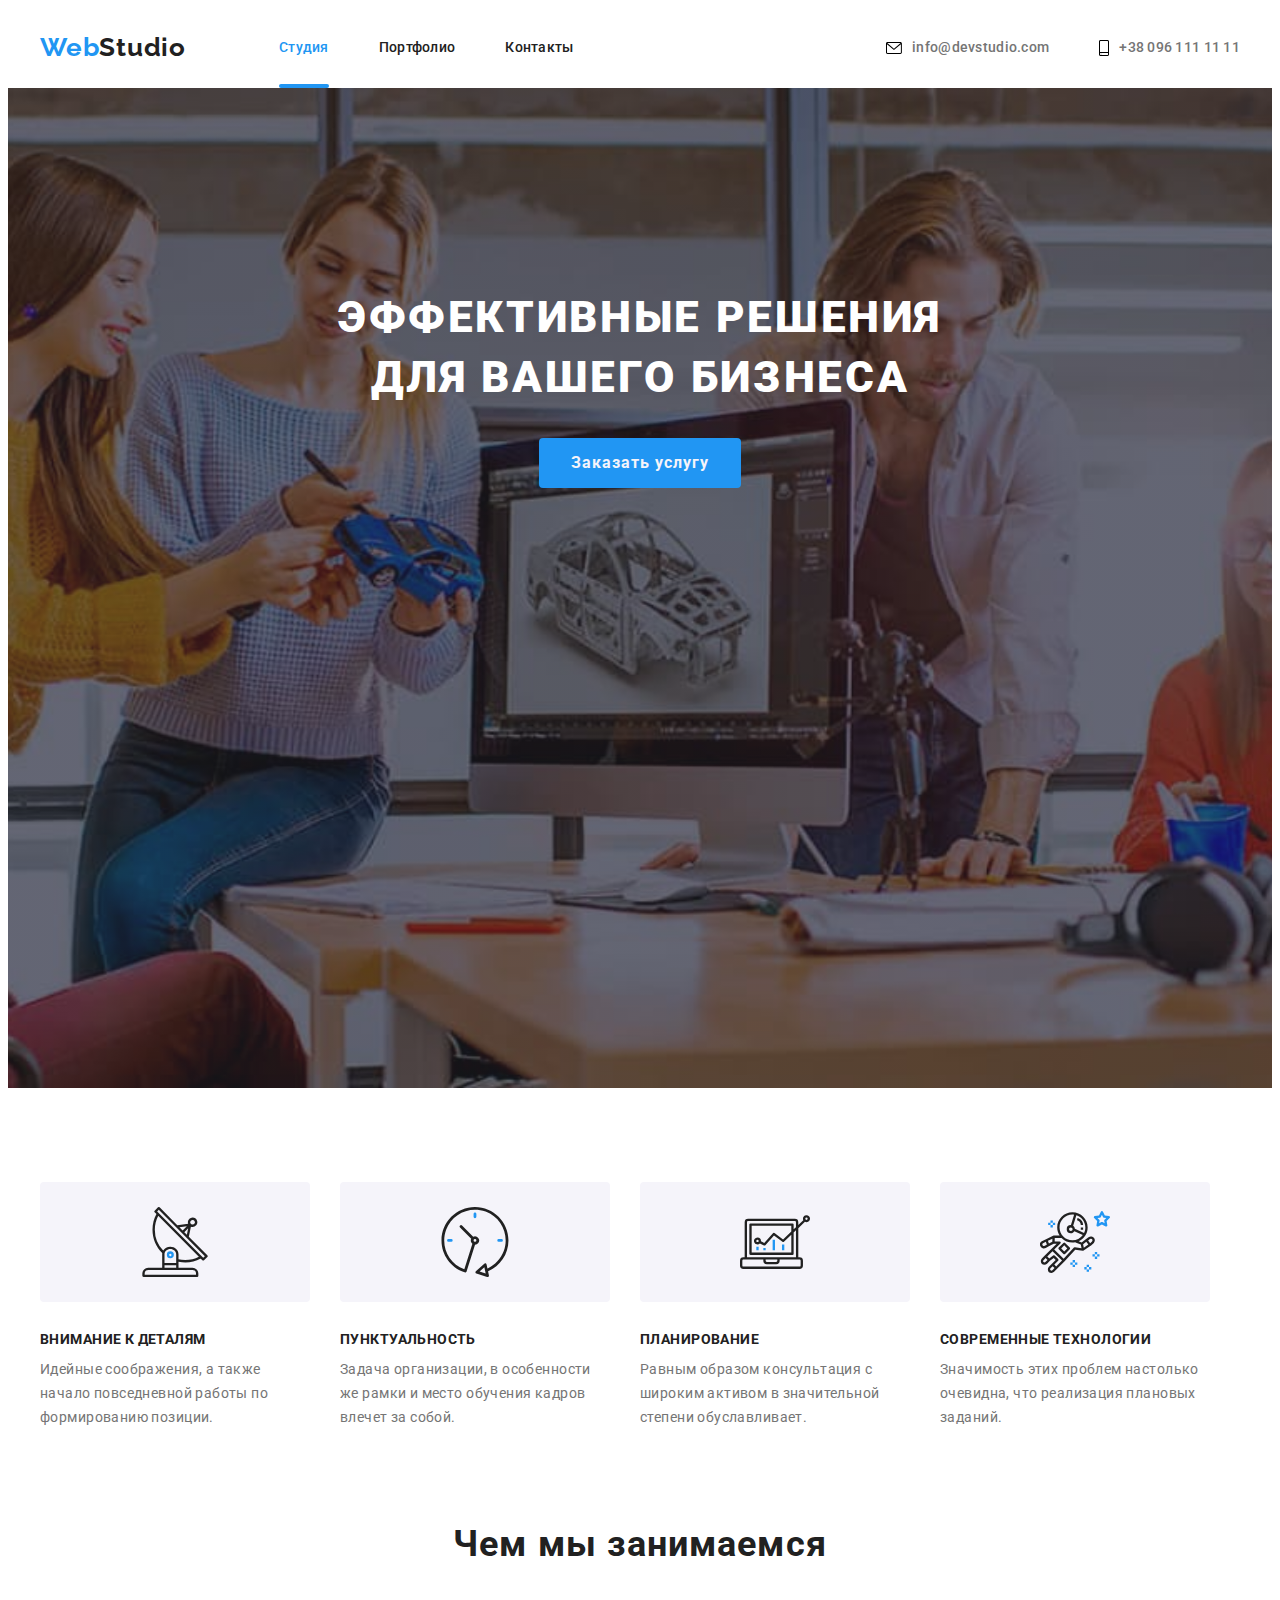
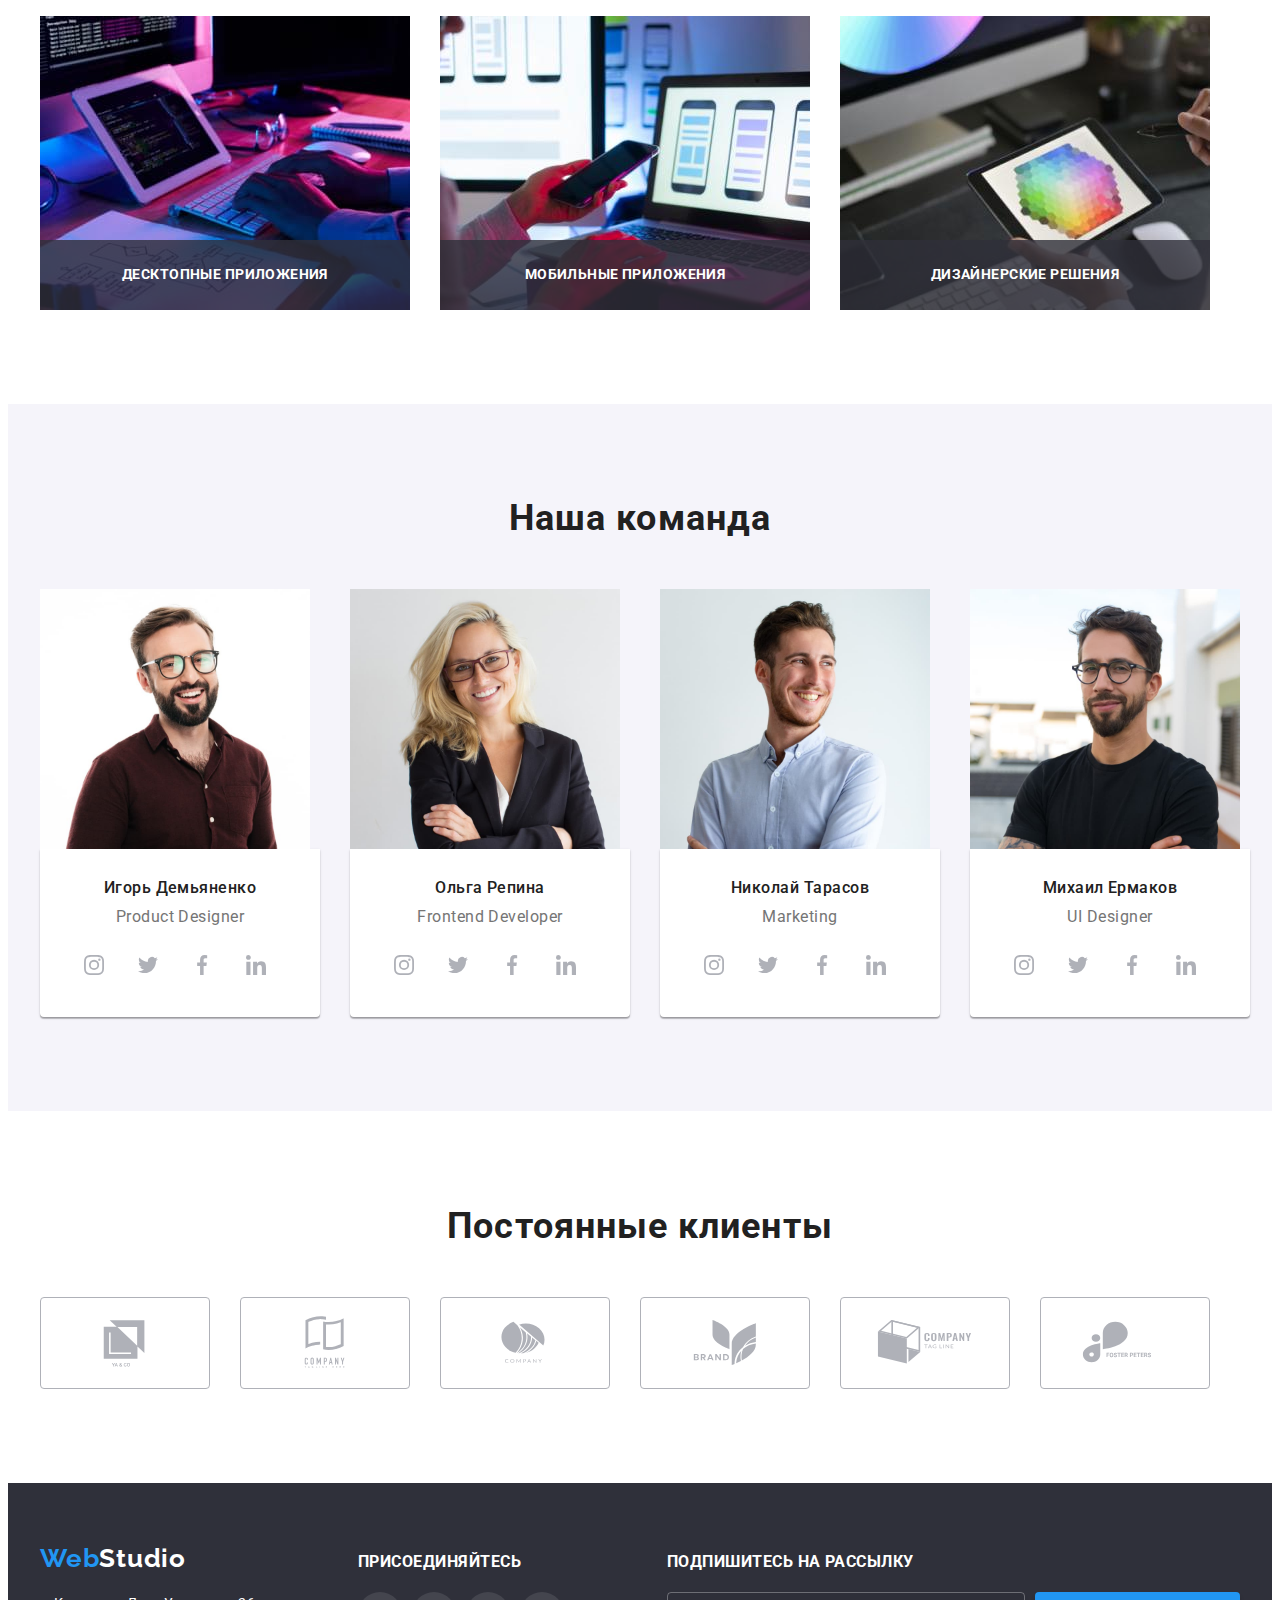
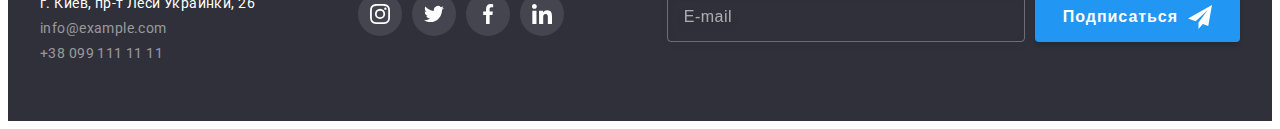
<file: index.html>
<!DOCTYPE html>
<html lang="ru">
<head>
    <meta charset="UTF-8">
    <meta http-equiv="X-UA-Compatible" content="IE=edge">
    <meta name="viewport" content="width=device-width, initial-scale=1.0">
    <title>WebStudio</title>
    <link rel="stylesheet" href="https://cdnjs.cloudflare.com/ajax/libs/modern-normalize/1.0.0/modern-normalize.min.css" integrity="sha512-ISS7cAi1PEhQ8jnbJpJZMd29NlhNj4AWYyLOSp2CE/CsHxTCu+r+t0D2yoJudVrd0/8fTVPUVDzY5Tvli75u/g==" crossorigin="anonymous"/>
    <link rel="preconnect" href="https://fonts.googleapis.com">
    <link rel="preconnect" href="https://fonts.gstatic.com" crossorigin>
    <link href="https://fonts.googleapis.com/css2?family=Oleo+Script&family=Raleway:wght@700&family=Roboto:wght@400;500;700;900&display=swap" rel="stylesheet">
    <link rel="stylesheet" href="./css/main.min.css">
</head>
<body>
    
    <!--header-->
    
    <header>
        <div class="container">
        <nav class="navigation">
        <a class="navigation__logo link" lang="en" href="#"><span class="logo-color">Web</span>Studio</a>
            <ul class="navigation__list list">
                <li class="navigation__item">
                    <a class="navigation__link link line logo-color" href="./index.html">Студия</a></li>
                <li class="navigation__item"><a class="navigation__link link" href="./portfolio.html">Портфолио</a></li>
                <li class="navigation__item"><a class="navigation__link link" href="#">Контакты</a></li>
            </ul>
        </nav>
            <ul class="contacts list">
                <li class="contacts__item">   
                    <a class="contacts__link link" href="mailto:info@devstudio.com">
                    <svg width="16" height="12" class="contacts__icon">
                        <use href="./images/sprite.svg#icon-envelope"></use>
                    </svg>info@devstudio.com</a>
                </li>
                <li class="contacts__item">
                    <a class="contacts__link link" href="tel:+380961111111">
                    <svg width="10" height="16" class="contacts__icon">
                        <use href="./images/sprite.svg#icon-smartphone"></use>
                    </svg> +38 096 111 11 11</a> 
                </li>
            </ul> 
        </div>         
    </header>
   
    <!--Уникальный контент страницы-->
   
    <main>
        
        <!--Hero-->
        
        <section class="section-hero">
        <div class="container">
            <h1 class="section-hero__heading">Эффективные решения для вашего бизнеса</h1>
            <button class="section-hero__btn" type="button" data-modal-open>Заказать услугу</button>
        </div>
        </section>
    
        <!--Info-->
        
        <section class="section">    
            <div class="container">
                <h2 hidden>Наши задачи</h2>
                <ul class="info list">
                    <li class="info__item antenna">
                        <div class="info__icon">
                            <svg width="70" height="70" class="info__pic">
                                <use href="./images/sprite.svg#icon-antenna"></use>
                        </svg>
                    </div>
                    <h3 class="info__heading">Внимание к деталям</h3>
                    <p class="info__text">Идейные соображения, а также начало повседневной работы по формированию позиции.</p>
                </li>
                <li class="info__item clock">
                    <div class="info__icon">
                        <svg width="70" height="70" class="info__pic">
                            <use href="./images/sprite.svg#icon-clock"></use>
                        </svg>
                    </div>
                    <h3 class="info__heading">Пунктуальность</h3>
                    <p class="info__text">Задача организации, в особенности же рамки и место обучения кадров влечет за собой.</p>
                </li>
                <li class="info__item diagram">
                    <div class="info__icon">
                        <svg width="70" height="70" class="info__pic">
                            <use href="./images/sprite.svg#icon-diagram"></use>
                        </svg>
                    </div>
                    <h3 class="info__heading">Планирование</h3>
                    <p class="info__text">Равным образом консультация с широким активом в значительной степени обуславливает.</p>
                </li>
                <li class="info__item astronaut">
                    <div class="info__icon">
                        <svg width="70" height="70" class="info__pic">
                            <use href="./images/sprite.svg#icon-astronaut"></use>
                        </svg>
                    </div>
                    <h3 class="info__heading">Современные технологии</h3>
                    <p class="info__text">Значимость этих проблем настолько очевидна, что реализация плановых заданий.</p>
                </li>
            </ul>
        </div>
    </section>
    
    <!--work-->
    
    <section class="section section-work">
        <div class="container">
            <h2 class="section-work__heading">Чем мы занимаемся</h2>
            <ul class="section-work__list list">
                <li class="section-work__item">            
                    <img class="section-work__img" src="./images/img1.jpg" 
                    alt="Верстка" 
                    width="370"/>
                    <h3 class="section-work__heading-choese">Десктопные приложения</h3>
                </li>
                <li class="section-work__item">
                    <img class="section-work__img" src="./images/img2.jpg" 
                    alt="Програмирование" 
                    width="370"/>               
                    <h3 class="section-work__heading-choese">Мобильные приложения</h3>
                </li>
                <li class="section-work__item">
                    <img class="section-work__img" src="./images/img3.jpg"
                    alt="Дизайн" 
                    width="370"/>
                    <h3 class="section-work__heading-choese">Дизайнерские решения</h3>
                </li>
            </ul>
        </div>
    </section>
    
    <!--Team-->
    
    <section class="section section-team">
        <div class="container">
            <h2 class="section-team__heading">Наша команда</h2>
            <ul class="section-team__list list">
                <li class="section-team__item">
                    <img class="section-team__img" src="./images/img4.jpg" 
                    alt="Product Designer" 
                    width="270"/>
                    <div class="section-team__container">
                        <h3 class="section-team__heading-name">Игорь Демьяненко</h3>
                        <p class="section-team__title" lang="en">Product Designer</p>
                        <ul class="team list">
                            <li class="team__social-item">
                                <a class="team__social-link" href="#">
                                    <svg class="team__social-icon" width="20" height="20">
                                        <use href="./images/sprite.svg#icon-instagram"></use>
                                </svg>
                            </a>
                        </li>
                        <li class="team__social-item">
                            <a class="team__social-link" href="#">
                                <svg class="team__social-icon" width="20" height="20">
                                    <use href="./images/sprite.svg#icon-twitter"></use>
                                </svg>
                            </a>
                        </li>
                        <li class="team__social-item">
                            <a class="team__social-link" href="#">
                                <svg class="team__social-icon" width="20" height="20">
                                    <use href="./images/sprite.svg#icon-facebook"></use>
                                </svg>
                            </a>
                        </li>
                        <li class="team__social-item">
                            <a class="team__social-link" href="#">
                                <svg class="team__social-icon" width="20" height="20" >
                                    <use href="./images/sprite.svg#icon-linkedin"></use>
                                </svg>
                            </a>
                        </li>
                    </ul>
                </div>    
            </li>
            <li class="section-team__item">
                <img classection-team__s="" src="./images/img5.jpg" 
                alt="Frontend Developer"
                width="270"/>
                <div class="section-team__container">
                    <h3 class="section-team__heading-name">Ольга Репина</h3>
                    <p class="section-team__title"  lang="en">Frontend Developer</p>
                    <ul class="team list">
                        <li class="team__social-item">
                            <a class="team__social-link" href="#">
                                <svg class="team__social-icon" width="20" height="20">
                                    <use href="./images/sprite.svg#icon-instagram"></use>
                                </svg>
                            </a>
                        </li>
                        <li class="team__social-item">
                            <a class="team__social-link" href="#">
                                <svg class="team__social-icon" width="20" height="20">
                                    <use href="./images/sprite.svg#icon-twitter"></use>
                                </svg>
                            </a>
                        </li>
                        <li class="team__social-item">
                            <a class="team__social-link" href="#">
                                <svg class="team__social-icon" width="20" height="20">
                                    <use href="./images/sprite.svg#icon-facebook"></use>
                                </svg>
                            </a>
                        </li>
                        <li class="team__social-item">
                            <a class="team__social-link" href="#">
                                <svg class="team__social-icon" width="20" height="20">
                                    <use href="./images/sprite.svg#icon-linkedin"></use>
                                </svg>
                            </a>
                        </li>
                    </ul>
                </div>     
            </li>
            <li class="section-team__item">
                <img class="section-team__img" src="./images/img6.jpg" 
                alt="Marketing"
                width="270"/>
                    <div class="section-team__container">
                        <h3 class="section-team__heading-name">Николай Тарасов</h3> 
                        <p class="section-team__title" lang="en">Marketing</p> 
                        <ul class="team list">
                            <li class="team__social-item">
                                <a class="team__social-link" href="#">
                                    <svg class="team__social-icon" width="20" height="20">
                                        <use href="./images/sprite.svg#icon-instagram"></use>
                                </svg>
                            </a>
                        </li>
                        <li class="team__social-item">
                            <a class="team__social-link" href="#">
                                <svg class="team__social-icon" width="20" height="20">
                                    <use href="./images/sprite.svg#icon-twitter"></use>
                                </svg>
                            </a>
                        </li>
                        <li class="team__social-item">
                            <a class="team__social-link" href="#">
                                <svg class="team__social-icon" width="20" height="20" >
                                    <use href="./images/sprite.svg#icon-facebook"></use>
                                </svg>
                            </a>
                        </li>
                        <li class="team__social-item">
                            <a class="team__social-link" href="#">
                                <svg class="team__social-icon" width="20" height="20">
                                    <use href="./images/sprite.svg#icon-linkedin"></use>
                                </svg>
                            </a>
                        </li>
                    </ul>
                </div>  
                </li>
                <li class="section-team__item">
                    <img class="section-team__img" src="./images/img7.jpg" 
                    alt="UI Designer"
                    width="270"/>
                    <div class="section-team__container">
                        <h3 class="section-team__heading-name">Михаил Ермаков</h3> 
                        <p class="section-team__title"  lang="en">UI Designer</p>
                        <ul class="team list">
                            <li class="team__social-item">
                                <a class="team__social-link" href="#">
                                    <svg class="team__social-icon" width="20" height="20">
                                        <use href="./images/sprite.svg#icon-instagram"></use>
                                </svg>
                            </a>
                        </li>
                        <li class="team__social-item">
                            <a class="team__social-link" href="#">
                                <svg class="team__social-icon" width="20" height="20">
                                    <use href="./images/sprite.svg#icon-twitter"></use>
                                </svg>
                            </a>
                        </li>
                        <li class="team__social-item">
                            <a class="team__social-link" href="#">
                                <svg class="team__social-icon"  width="20" height="20">
                                    <use href="./images/sprite.svg#icon-facebook"></use>
                                </svg>
                            </a>
                        </li>
                        <li class="team__social-item">
                            <a class="team__social-link" href="#">
                                <svg class="team__social-icon" width="20" height="20">
                                    <use href="./images/sprite.svg#icon-linkedin"></use>
                                </svg>
                            </a>
                        </li>
                    </ul>
                </div>    
            </li>
        </ul>
    </div>
</section>

<!--customer-->

<section class="section">
    <div class="container">
        <h2 class="customer__heading">Постоянные клиенты</h2>
        <ul class="customer list">
            <li class="customer__item">
                <a class="customer__link" href="#">
                    <svg class="customer__icon" width="106" height="60">
                        <use href="./images/sprite.svg#icon-Logo1"></use>
                            </svg>
                        </a>
                    </li>
                    <li class="customer__item">
                        <a class="customer__link" href="#">
                            <svg class="customer__icon" width="106" height="60">
                                <use href="./images/sprite.svg#icon-Logo2" ></use>
                            </svg>
                        </a>
                    </li>
                    <li class="customer__item">
                        <a class="customer__link" href="#">
                            <svg class="customer__icon" width="106" height="60">
                                <use href="./images/sprite.svg#icon-Logo3" ></use>
                            </svg>
                        </a>
                    </li>
                    <li class="customer__item">
                        <a class="customer__link" href="#">
                            <svg class="customer__icon" width="106" height="60">
                                <use href="./images/sprite.svg#icon-Logo4" ></use>
                            </svg>
                        </a>
                    </li>
                    <li class="customer__item">
                        <a class="customer__link" href="#">
                            <svg class="customer__icon" width="106" height="60">
                                <use href="./images/sprite.svg#icon-Logo5" ></use>
                            </svg>
                        </a>
                    </li>
                    <li class="customer__item">
                        <a class="customer__link" href="#">
                            <svg class="customer__icon" width="106" height="60">
                                <use href="./images/sprite.svg#icon-Logo6" ></use>
                            </svg>
                        </a>
                    </li>
                </ul>
            </div>
        </section>
    </main>
    
    <!--footer-->
    
    <footer class="footer">
        <div class="container">
            <div class="footer__container">
             <a class="footer__logo" lang="en" href="#"><span class="logo-color">Web</span>Studio</a>
                <address class="footer__address">
                    <ul class="address list">
                        <li class="address__item">
                            <a class="address__map" href="https://goo.gl/maps/zDSShLqWRXgAwJdu6" target="_blank">г. Киев, пр-т Леси Украинки, 26</a>
                        </li>
                        <li class="address__item">
                            <a class="address__link" href="mailto:info@devstudio.com">info@example.com</a>
                        </li>
                        <li class="address__item">
                            <a class="address__link" href="tel:+380991111111">+38 099 111 11 11</a>
                        </li>
                    </ul>
                </address>
            </div>
            <div class="footer-social">
                <p class="footer-social__title">присоединяйтесь</p>
                    <ul class="footer-social__list">
                        <li class="footer-social__item">
                            <a class="footer-social__link" href="#">
                                <svg class="footer-social__icon" width="20" height="20">
                                    <use href="./images/sprite.svg#icon-instagram"></use>
                                </svg>
                            </a>
                        </li>
                        <li class="footer-social__item">
                            <a class="footer-social__link" href="#">
                                <svg class="footer-social__icon" width="20" height="20">
                                    <use href="./images/sprite.svg#icon-twitter"></use>
                                </svg>
                            </a>
                        </li>
                        <li class="footer-social__item">
                            <a class="footer-social__link" href="#">
                                <svg class="footer-social__icon" width="20" height="20">
                                    <use href="./images/sprite.svg#icon-facebook"></use>
                                </svg>
                            </a>
                        </li>
                        <li class="footer-social__item">
                            <a class="footer-social__link" href="#">
                                <svg class="footer-social__icon" width="20" height="20">
                                    <use href="./images/sprite.svg#icon-linkedin" ></use>
                                </svg>
                            </a>
                        </li>
                    </ul>
            </div>
            <div class="footer__submit">
                <p class="footer-social__title">Подпишитесь на рассылку</p>
                <form action="#" class="footer__form">
                    <input 
                    type="email"
                    placeholder="E-mail"
                    class="footer__input"
                    name="user-email"
                    required/>
                    <button class="footer__btn" type="submit"> Подписаться
                        <svg width="24" height="24" class="footer__submit-icon">
                          <use href="./images/sprite-modal.svg#icon-send-fly"></use>
                        </svg>
                    </button>
                </form>
            </div>
        </div>

        <!--modal-->

        <div class="backdrop is-hidden" data-modal>
            <div class="modal">   
            <button class="modal__output" type="button" data-modal-close >
                <svg width="18" height="18" class="modal__icon">
                    <use href="./images/sprite.svg#icon-close"></use>
                </svg>
            </button>
            <form action="#" class="modal__form">
                <p class="modal__title">Оставьте свои данные, мы вам перезвоним</p>
                <div class="modal__form-container">
                    <label for="name" class="modal__label">Имя</label>
                    <div class="modal__box">
                        <input type="text"
                        id="name"
                        name="name"
                        class="modal__input"
                        required
                        />
                        <svg width="18" height="18" class="modal__form-icon">
                            <use href="./images/sprite-modal.svg#icon-person-black"></use>
                        </svg>    
                    </div>
                </div>
                <div class="modal__form-container">
                    <label for="tel" class="modal__label">Телефон</label>
                    <div class="modal__box">
                      <input
                        type="tel"
                        id="tel"
                        name="phone"
                        class="modal__input"
                        required
                      />
                      <svg width="18" height="18" class="modal__form-icon">
                        <use
                          href="./images/sprite-modal.svg#icon-phone-black"
                        ></use>
                      </svg>
                    </div>
                </div>
                <div class="modal__form-container">
                    <label for="mail" class="modal__label">Почта</label>
                    <div class="modal__box">
                      <input
                        type="email"
                        id="mail"
                        name="mail"
                        class="modal__input"
                        required
                      />
                      <svg width="18" height="18" class="modal__form-icon">
                        <use
                          href="./images/sprite-modal.svg#icon-email-black"
                        ></use>
                      </svg>
                    </div>
                </div>
                <div class="modal__form-textarea">
                    <label for="modal-textarea" class="modal__label">Комментарий</label>
                    <textarea
                      class="modal__textarea"
                      name="modal-textarea"
                      id="modal-textarea"
                      placeholder="Введите текст"
                    ></textarea>
                </div>
                <div class="checkbox">
                    <label class="checkbox__label">
                      <input
                        type="checkbox"
                        class="checkbox__input"
                        name="checkbox"
                        required
                      />
                      <span class="checkbox__icon"></span>Соглашаюсь с рассылкой и
                      принимаю 
                      <a class="checkbox__link" href="#">Условия договора</a>
                    </label>
                </div>
                  <button type="submit" class="submit__btn">Отправить</button>
            </form>
            </div>
        </div>

    </footer>
    <script src="./js/modal.js"></script>
</body>
</html>
</file>
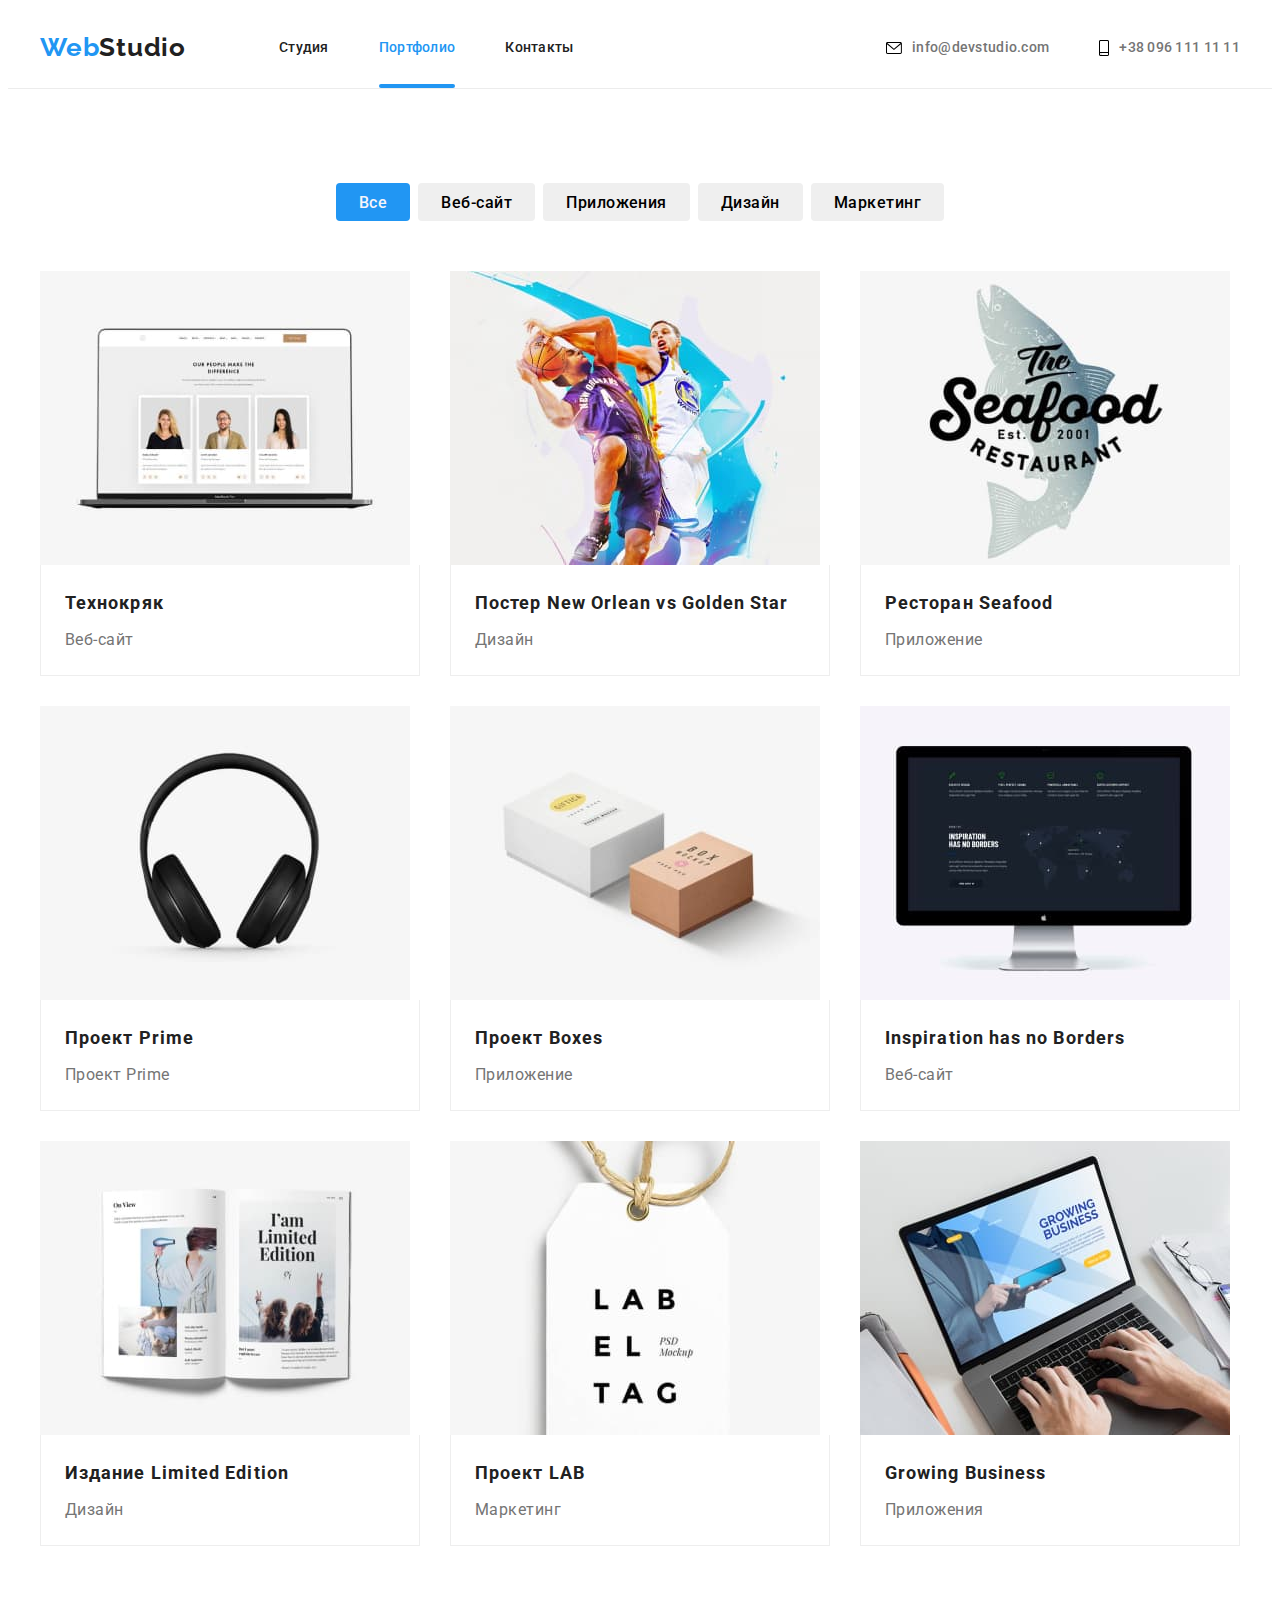
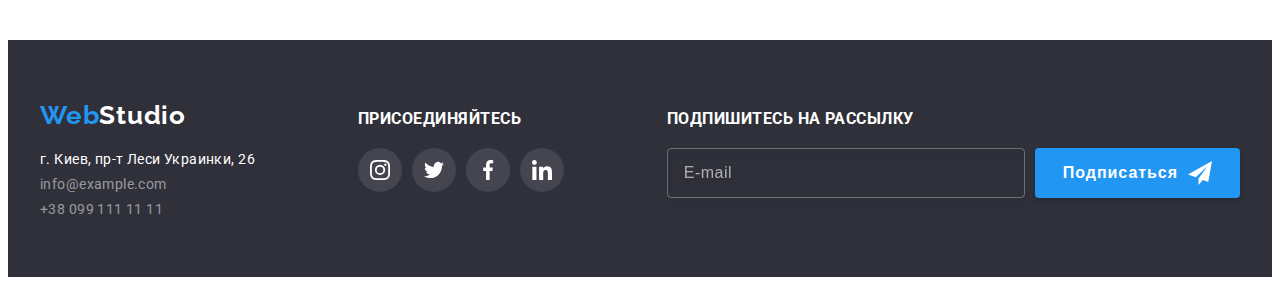
<file: portfolio.html>
<!DOCTYPE html>
<html lang="en">
    <head>
        <meta charset="UTF-8">
        <meta http-equiv="X-UA-Compatible" content="IE=edge">
        <meta name="viewport" content="width=device-width, initial-scale=1.0">
        <title>WebStudio</title>
        <link rel="stylesheet" href="https://cdnjs.cloudflare.com/ajax/libs/modern-normalize/1.0.0/modern-normalize.min.css" integrity="sha512-ISS7cAi1PEhQ8jnbJpJZMd29NlhNj4AWYyLOSp2CE/CsHxTCu+r+t0D2yoJudVrd0/8fTVPUVDzY5Tvli75u/g==" crossorigin="anonymous"/>
        <link rel="preconnect" href="https://fonts.googleapis.com">
        <link rel="preconnect" href="https://fonts.gstatic.com" crossorigin>
        <link href="https://fonts.googleapis.com/css2?family=Oleo+Script&family=Raleway:wght@700&family=Roboto:wght@400;500;700;900&display=swap" rel="stylesheet">
        <link rel="stylesheet" href="./css/main.min.css">
    </head>

<body>
    <!--Шапка страницы-->
    <header>
        <div class="container">
        <nav class="navigation">
        <a class="navigation__logo link" lang="en" href="#"><span class="logo-color">Web</span>Studio</a>
            <ul class="navigation__list list">
                <li class="navigation__item"><a class="navigation__link link" href="./index.html">Студия</a></li>
                <li class="navigation__item">
                    <a class="navigation__link link line logo-color" href="./portfolio.html">Портфолио</a></li>
                <li class="navigation__item"><a class="navigation__link link" href="#">Контакты</a></li>
            </ul>
        </nav> 
            <ul class="contacts list">
                <li class="contacts__item">   
                    <a class="contacts__link link" href="mailto:info@devstudio.com">
                    <svg width="16" height="12" class="contacts__icon">
                        <use href="./images/sprite.svg#icon-envelope"></use>
                    </svg>info@devstudio.com</a>
                </li>
                <li class="contacts__item">
                    <a class="contacts__link link" href="tel:+380961111111">
                    <svg width="10" height="16" class="contacts__icon">
                        <use href="./images/sprite.svg#icon-smartphone"></use>
                    </svg> +38 096 111 11 11</a> 
                </li>
            </ul> 
        </div>         
    </header>

    <!--Уникальный контент страницы-->
    <main>

        <!--Portfolio section-->

        <section class="section section-portfolio">
            <div class="container">
            <h1 hidden>Portfolio</h1>
            <ul class="section-portfolio__list list link">
                <li class="section-portfolio__item"><button class="section-portfolio__btn all acting" type="button">Все</button></li>
                <li class="section-portfolio__item"><button class="section-portfolio__btn web-site" type="button">Веб-сайт</button></li>
                <li class="section-portfolio__item"><button class="section-portfolio__btn annexes" type="button">Приложения</button></li>
                <li class="section-portfolio__item"><button class="section-portfolio__btn design" type="button">Дизайн</button></li>
                <li class="section-portfolio__item"><button class="section-portfolio__btn marketing" type="button">Маркетинг</button></li>
            </ul>

            <!--portfolio card-->
    
            <ul class="portfolio-card list">
                
                <li class="portfolio-card__item"> <a class="portfolio-card__img" href="#">
                    <div class="portfolio-card__thumb">
                    <img src="./images/port1.jpg" alt="Mac Book" width="370" height="294"/>
                    <p class="portfolio-card__text">
                        Технокряк это современная площадка распространения
                        коронавируса. Компании используют эту платформу для
                        цифрового шпионажа и атак на защищённые сервера конкурентов.
                    </p>
                    </div>
                    <div class="portfolio-card__container">
                    <h2 class="portfolio-card__heading">Технокряк</h2>
                    <p class="portfolio-card__title">Веб-сайт</p>
                    </div>
                     </a>
                </li>
                
                <li class="portfolio-card__item"> <a class="portfolio-card__img" href="#">
                    <div class="portfolio-card__thumb">
                        <img src="./images/port2.jpg" alt="Баскетбольный матч" width="370" height="294" />
                        <p class="portfolio-card__text">
                            Технокряк это современная площадка распространения
                            коронавируса. Компании используют эту платформу для
                            цифрового шпионажа и атак на защищённые сервера конкурентов.
                        </p>
                    </div>
                    <div class="portfolio-card__container">
                    <h2 class="portfolio-card__heading">Постер New Orlean vs Golden Star</h2>
                    <p class="portfolio-card__title">Дизайн</p>
                    </div>
                     </a>
                </li>
                <li class="portfolio-card__item"> <a class="portfolio-card__img" href="#">
                    <div class="portfolio-card__thumb">
                        <img src="./images/port3.jpg" alt="Логотип ресторна морской еды" width="370" height="294"/>
                        <p class="portfolio-card__text">
                            Технокряк это современная площадка распространения
                            коронавируса. Компании используют эту платформу для
                            цифрового шпионажа и атак на защищённые сервера конкурентов.
                        </p>
                    </div>
                    <div class="portfolio-card__container">
                    <h2 class="portfolio-card__heading">Ресторан Seafood</h2>
                    <p class="portfolio-card__title">Приложение</p>
                    </div>
                     </a>
                </li>
                <li class="portfolio-card__item"> <a class="portfolio-card__img" href="#">
                    <div class="portfolio-card__thumb">
                        <img src="./images/port4.jpg" alt="Наушники" width="370" height="294"/>
                        <p class="portfolio-card__text">
                            Технокряк это современная площадка распространения
                            коронавируса. Компании используют эту платформу для
                            цифрового шпионажа и атак на защищённые сервера конкурентов.
                        </p>
                    </div>
                    <div class="portfolio-card__container">
                    <h2 class="portfolio-card__heading">Проект Prime</h2>
                    <p class="portfolio-card__title">Проект Prime</p>
                    </div>
                     </a>
                </li>
                <li class="portfolio-card__item"> <a class="portfolio-card__img" href="#">
                    <div class="portfolio-card__thumb">
                        <img src="./images/port5.jpg" alt="Две коробки" width="370" height="294" />
                        <p class="portfolio-card__text">
                            Технокряк это современная площадка распространения
                            коронавируса. Компании используют эту платформу для
                            цифрового шпионажа и атак на защищённые сервера конкурентов.
                        </p>
                    </div>
                    <div class="portfolio-card__container">
                    <h2 class="portfolio-card__heading">Проект Boxes</h2>
                    <p class="portfolio-card__title">Приложение</p>
                    </div>
                     </a>
                </li>
                <li class="portfolio-card__item"> <a class="portfolio-card__img" href="#">
                    <div class="portfolio-card__thumb">
                        <img src="./images/port6.jpg" alt="IMac" width="370" height="294"/>
                        <p class="portfolio-card__text">
                            Технокряк это современная площадка распространения
                            коронавируса. Компании используют эту платформу для
                            цифрового шпионажа и атак на защищённые сервера конкурентов.
                       </p>
                    </div>
                    <div class="portfolio-card__container">
                    <h2 class="portfolio-card__heading">Inspiration has no Borders</h2>
                    <p class="portfolio-card__title">Веб-сайт</p>
                    </div>
                     </a>
                </li>
                <li class="portfolio-card__item"> <a class="portfolio-card__img" href="#">
                    <div class="portfolio-card__thumb">
                        <img src="./images/port7.jpg" alt="Журнал" width="370" height="294"/>
                        <p class="portfolio-card__text">
                            Технокряк это современная площадка распространения
                            коронавируса. Компании используют эту платформу для
                            цифрового шпионажа и атак на защищённые сервера конкурентов.
                       </p>
                    </div>
                    <div class="portfolio-card__container">
                    <h2 class="portfolio-card__heading">Издание Limited Edition</h2>
                    <p class="portfolio-card__title">Дизайн</p>
                    </div>
                     </a>
                </li>
                <li class="portfolio-card__item"> <a class="portfolio-card__img" href="#">
                    <div class="portfolio-card__thumb">
                        <img src="./images/port8.jpg" alt="Табличка" width="370" height="294"/>
                        <p class="portfolio-card__text">
                            Технокряк это современная площадка распространения
                            коронавируса. Компании используют эту платформу для
                            цифрового шпионажа и атак на защищённые сервера конкурентов.
                       </p>
                    </div>
                    <div class="portfolio-card__container">
                    <h2 class="portfolio-card__heading">Проект LAB</h2>
                    <p class="portfolio-card__title">Маркетинг</p>
                    </div>
                     </a>
                </li>
                <li class="portfolio-card__item"> <a class="portfolio-card__img" href="#">
                    <div class="portfolio-card__thumb">
                        <img src="./images/port9.jpg" alt="Работа на ноутбуке" width="370" height="294"/>
                        <p class="portfolio-card__text">
                            Технокряк это современная площадка распространения
                            коронавируса. Компании используют эту платформу для
                            цифрового шпионажа и атак на защищённые сервера конкурентов.
                       </p>
                    </div>
                    <div class="portfolio-card__container">
                    <h2 class="portfolio-card__heading">Growing Business</h2>
                    <p class="portfolio-card__title">Приложения</p>
                    </div>
                     </a>
                </li>
            </ul>
            </div>
        </section>
    </main>
    <!--footer page-->
    <footer class="footer">
        <div class="container">
            <div class="footer__container">
             <a class="footer__logo" lang="en" href="#"><span class="logo-color">Web</span>Studio</a>
                <address class="footer__address">
                    <ul class="address list">
                        <li class="address__item">
                            <a class="address__map" href="https://goo.gl/maps/zDSShLqWRXgAwJdu6" target="_blank">г. Киев, пр-т Леси Украинки, 26</a>
                        </li>
                        <li class="address__item">
                            <a class="address__link" href="mailto:info@devstudio.com">info@example.com</a>
                        </li>
                        <li class="address__item">
                            <a class="address__link" href="tel:+380991111111">+38 099 111 11 11</a>
                        </li>
                    </ul>
                </address>
            </div>
            <div class="footer-social">
                <p class="footer-social__title">присоединяйтесь</p>
                    <ul class="footer-social__list">
                        <li class="footer-social__item">
                            <a class="footer-social__link" href="#">
                                <svg class="footer-social__icon" width="20" height="20">
                                    <use href="./images/sprite.svg#icon-instagram"></use>
                                </svg>
                            </a>
                        </li>
                        <li class="footer-social__item">
                            <a class="footer-social__link" href="#">
                                <svg class="footer-social__icon" width="20" height="20">
                                    <use href="./images/sprite.svg#icon-twitter"></use>
                                </svg>
                            </a>
                        </li>
                        <li class="footer-social__item">
                            <a class="footer-social__link" href="#">
                                <svg class="footer-social__icon" width="20" height="20">
                                    <use href="./images/sprite.svg#icon-facebook"></use>
                                </svg>
                            </a>
                        </li>
                        <li class="footer-social__item">
                            <a class="footer-social__link" href="#">
                                <svg class="footer-social__icon" width="20" height="20">
                                    <use href="./images/sprite.svg#icon-linkedin" ></use>
                                </svg>
                            </a>
                        </li>
                    </ul>
            </div>
            <div class="footer__submit">
                <p class="footer-social__title">Подпишитесь на рассылку</p>
                <form action="#" class="footer__form">
                    <input 
                    type="email"
                    placeholder="E-mail"
                    class="footer__input"
                    name="user-email"
                    required/>
                    <button class="footer__btn" type="submit"> Подписаться
                        <svg width="24" height="24" class="footer__submit-icon">
                          <use href="./images/sprite-modal.svg#icon-send-fly"></use>
                        </svg>
                    </button>
                </form>
            </div>
        </div>


    </footer>
    
</body>
</html>
</file>
<file: css/main.min.css>
h1,h2,h3,h4,h5,h6,p{margin:0;padding:0}ul,ol{margin:0;padding:0}img{display:block}.link{text-decoration:none}.list{list-style:none}address{font-style:normal}body{font-family:Roboto,sans-serif;font-style:normal;background-color:#fff;color:#212121}header .container{display:-webkit-box;display:-ms-flexbox;display:flex;-webkit-box-pack:justify;-ms-flex-pack:justify;justify-content:space-between;-webkit-box-align:center;-ms-flex-align:center;align-items:center}.container{margin-left:auto;margin-right:auto;padding-left:15px;padding-right:15px;width:1200px}.line::after{content:"";display:block;position:absolute;bottom:0px;width:100%;height:4px;background:#2196f3;border-radius:2px}.navigation{display:-webkit-box;display:-ms-flexbox;display:flex;-webkit-box-align:center;-ms-flex-align:center;align-items:center}.navigation__logo{padding-top:24px;padding-bottom:25px;font-family:Raleway,sans-serif;font-weight:700;font-size:26px;line-height:1.2;letter-spacing:.03em;color:#212121}.navigation__list{margin-left:93px;display:-webkit-box;display:-ms-flexbox;display:flex;font-weight:500;font-size:14px;line-height:1.14;letter-spacing:.02em}.navigation__list .navigation__item{position:relative;margin-right:50px}.navigation__list .navigation__item:last-child{margin-right:0px}.navigation__link{display:block;padding:32px 0px;color:#212121;-webkit-transition:color 250ms cubic-bezier(0.4, 0, 0.2, 1);transition:color 250ms cubic-bezier(0.4, 0, 0.2, 1)}.navigation__list .navigation__link:hover,.navigation__list .navigation__link:focus{color:#2196f3}.logo-color{color:#2196f3}.contacts{display:-webkit-box;display:-ms-flexbox;display:flex}.contacts__icon{margin-right:10px;-webkit-transition:fill 250ms cubic-bezier(0.4, 0, 0.2, 1);transition:fill 250ms cubic-bezier(0.4, 0, 0.2, 1)}.contacts__link:hover .contacts__icon,.contacts__link:focus .contacts__icon{fill:#2196f3}.contacts .contacts__item{margin-right:50px}.contacts .contacts__item:last-child{margin-right:0px}.contacts__link{display:-webkit-box;display:-ms-flexbox;display:flex;-webkit-box-align:center;-ms-flex-align:center;align-items:center;padding-top:32px;padding-bottom:32px;font-size:14px;line-height:1.14;letter-spacing:.02em;font-weight:500;color:#757575;-webkit-transition:color 250ms cubic-bezier(0.4, 0, 0.2, 1);transition:color 250ms cubic-bezier(0.4, 0, 0.2, 1)}.contacts__link:hover,.contacts__link:focus{color:#2196f3}.contacts .contacts__link:hover,.contacts .contacts__link:focus{color:#2196f3}.section{padding:94px 0px}.section-hero{padding:200px 0px;margin:0px auto;max-width:1600px;height:600px;background-color:#212121;background-image:-webkit-gradient(linear, left top, left bottom, from(rgba(47, 48, 58, 0.4)), to(rgba(47, 48, 58, 0.4))),url(../images/hero.jpg);background-image:linear-gradient(rgba(47, 48, 58, 0.4), rgba(47, 48, 58, 0.4)),url(../images/hero.jpg);background-repeat:no-repeat;background-position:center;background-size:cover}.section-hero .container{display:-webkit-box;display:-ms-flexbox;display:flex;-webkit-box-orient:vertical;-webkit-box-direction:normal;-ms-flex-direction:column;flex-direction:column;-webkit-box-align:center;-ms-flex-align:center;align-items:center}.section-hero__heading{max-width:710px;margin-bottom:30px;font-weight:900;font-size:44px;line-height:1.36;text-align:center;letter-spacing:.06em;text-transform:uppercase;color:#fff}.section-hero__btn{display:inline-block;border:none;min-width:200px;height:50px;border-radius:4px;padding:10px 32px;font-family:Roboto,sans-serif;font-weight:700;font-size:16px;line-height:1.9;-webkit-box-align:center;-ms-flex-align:center;align-items:center;letter-spacing:.06em;background-color:#2196f3;color:#f5f4fa;-webkit-transition:background-color 250ms cubic-bezier(0.4, 0, 0.2, 1);transition:background-color 250ms cubic-bezier(0.4, 0, 0.2, 1)}.section-hero__btn:hover,.section-hero__btn:focus{background-color:#2196f3;cursor:pointer}.backdrop{position:fixed;top:0;left:0;width:100%;height:100%;background:rgba(0,0,0,.2);opacity:1;visibility:visible;-webkit-transition:opacity 250ms cubic-bezier(0.4, 0, 0.2, 1),visibility 250ms cubic-bezier(0.4, 0, 0.2, 1);transition:opacity 250ms cubic-bezier(0.4, 0, 0.2, 1),visibility 250ms cubic-bezier(0.4, 0, 0.2, 1);z-index:1}.backdrop.is-hidden{opacity:0;pointer-events:none;visibility:hidden}.backdrop.is-hidden.modal{-webkit-transform:translate(-50%, -50%) scale(0.5) rotate(-120deg);transform:translate(-50%, -50%) scale(0.5) rotate(-120deg)}.modal{position:absolute;padding:40px;top:50%;left:50%;-webkit-transform:translate(-50%, -50%) scale(1) rotate(0deg);transform:translate(-50%, -50%) scale(1) rotate(0deg);-webkit-transition:-webkit-transform 250ms cubic-bezier(0.4, 0, 0.2, 1);transition:-webkit-transform 250ms cubic-bezier(0.4, 0, 0.2, 1);transition:transform 250ms cubic-bezier(0.4, 0, 0.2, 1);transition:transform 250ms cubic-bezier(0.4, 0, 0.2, 1), -webkit-transform 250ms cubic-bezier(0.4, 0, 0.2, 1);min-width:528px;min-height:580px;background:#fff;-webkit-box-shadow:0px 1px 3px rgba(0,0,0,.12),0px 1px 1px rgba(0,0,0,.14),0px 2px 1px rgba(0,0,0,.2);box-shadow:0px 1px 3px rgba(0,0,0,.12),0px 1px 1px rgba(0,0,0,.14),0px 2px 1px rgba(0,0,0,.2);border-radius:4px}.modal__output{position:absolute;display:-webkit-box;display:-ms-flexbox;display:flex;-webkit-box-align:center;-ms-flex-align:center;align-items:center;width:30px;height:30px;top:8px;right:8px;background:transparent;border:1px solid rgba(0,0,0,.1);border-radius:50%;cursor:pointer}.modal__icon{fill:#000;-webkit-transition:fill 250ms cubic-bezier(0.4, 0, 0.2, 1);transition:fill 250ms cubic-bezier(0.4, 0, 0.2, 1)}.modal__output:hover .modal__icon,.modal__output:focus .modal__icon{fill:#2196f3}.modal__form{display:-webkit-box;display:-ms-flexbox;display:flex;-webkit-box-orient:vertical;-webkit-box-direction:normal;-ms-flex-direction:column;flex-direction:column}.modal__title{margin-bottom:12px;font-weight:700;font-size:20px;line-height:1.15;text-align:center;letter-spacing:.03em;color:#212121}.modal__form-container{display:-webkit-box;display:-ms-flexbox;display:flex;-webkit-box-orient:vertical;-webkit-box-direction:normal;-ms-flex-direction:column;flex-direction:column;position:relative;margin-bottom:10px}.modal__form-textarea{display:-webkit-box;display:-ms-flexbox;display:flex;-webkit-box-orient:vertical;-webkit-box-direction:normal;-ms-flex-direction:column;flex-direction:column;position:relative;margin-bottom:20px}.modal__label{margin-bottom:4px;font-weight:400;font-size:12px;line-height:1.17;letter-spacing:.01em;color:#757575}.modal__input:hover+.modal__form-icon,.modal__input:focus+.modal__form-icon{fill:#2196f3;cursor:pointer}.modal__box{position:relative}.modal__box:hover,.modal__box:focus{fill:#2196f3;cursor:pointer}.modal__input:hover,.modal__input:focus{border-color:#2196f3;cursor:pointer}.modal__input{outline:none;width:100%;border:1px solid rgba(33,33,33,.2);-webkit-box-sizing:border-box;box-sizing:border-box;border-radius:4px;padding-top:11px;padding-bottom:11px;padding-left:42px;-webkit-transition:border-color 250ms cubic-bezier(0.4, 0, 0.2, 1);transition:border-color 250ms cubic-bezier(0.4, 0, 0.2, 1)}.modal__form-icon{position:absolute;top:50%;left:12px;-webkit-transform:translateY(-50%);transform:translateY(-50%);pointer-events:none;-webkit-transition:fill 250ms cubic-bezier(0.4, 0, 0.2, 1);transition:fill 250ms cubic-bezier(0.4, 0, 0.2, 1)}.modal__textarea{outline:none;padding:12px 16px;resize:none;height:120px;border:1px solid rgba(33,33,33,.2);-webkit-box-sizing:border-box;box-sizing:border-box;border-radius:4px;overflow:scroll;-webkit-transition:border-color 250ms cubic-bezier(0.4, 0, 0.2, 1);transition:border-color 250ms cubic-bezier(0.4, 0, 0.2, 1)}.modal__textarea::-webkit-input-placeholder{font-weight:400;font-size:12px;line-height:1.17;letter-spacing:.01em;color:rgba(117,117,117,.5);-webkit-transition:color 250ms cubic-bezier(0.4, 0, 0.2, 1);transition:color 250ms cubic-bezier(0.4, 0, 0.2, 1)}.modal__textarea::-moz-placeholder{font-weight:400;font-size:12px;line-height:1.17;letter-spacing:.01em;color:rgba(117,117,117,.5);-moz-transition:color 250ms cubic-bezier(0.4, 0, 0.2, 1);transition:color 250ms cubic-bezier(0.4, 0, 0.2, 1)}.modal__textarea:-ms-input-placeholder{font-weight:400;font-size:12px;line-height:1.17;letter-spacing:.01em;color:rgba(117,117,117,.5);-ms-transition:color 250ms cubic-bezier(0.4, 0, 0.2, 1);transition:color 250ms cubic-bezier(0.4, 0, 0.2, 1)}.modal__textarea::-ms-input-placeholder{font-weight:400;font-size:12px;line-height:1.17;letter-spacing:.01em;color:rgba(117,117,117,.5);-ms-transition:color 250ms cubic-bezier(0.4, 0, 0.2, 1);transition:color 250ms cubic-bezier(0.4, 0, 0.2, 1)}.modal__textarea::placeholder{font-weight:400;font-size:12px;line-height:1.17;letter-spacing:.01em;color:rgba(117,117,117,.5);-webkit-transition:color 250ms cubic-bezier(0.4, 0, 0.2, 1);transition:color 250ms cubic-bezier(0.4, 0, 0.2, 1)}.modal__textarea:hover,.modal__textarea:focus{border-color:#2196f3;cursor:pointer}.modal__textarea:hover::-webkit-input-placeholder, .modal__textarea:focus::-webkit-input-placeholder{color:#2196f3}.modal__textarea:hover::-moz-placeholder, .modal__textarea:focus::-moz-placeholder{color:#2196f3}.modal__textarea:hover:-ms-input-placeholder, .modal__textarea:focus:-ms-input-placeholder{color:#2196f3}.modal__textarea:hover::-ms-input-placeholder, .modal__textarea:focus::-ms-input-placeholder{color:#2196f3}.modal__textarea:hover::placeholder,.modal__textarea:focus::placeholder{color:#2196f3}.modal .checkbox{display:-webkit-box;display:-ms-flexbox;display:flex;-webkit-box-align:center;-ms-flex-align:center;align-items:center;margin-right:auto;margin-bottom:30px;margin-left:auto}.modal .checkbox__label{font-weight:400;font-size:14px;line-height:1.71;letter-spacing:.03em;color:#757575}.modal .checkbox__label:hover{cursor:pointer}.modal .checkbox__label:focus-within .modal .checkbox__input:checked{background-color:#2196f3;background-image:url("/images/icon-check.svg");background-repeat:no-repeat;background-position:50% 50%;background-origin:border-box;border-color:transparent}.modal .checkbox__label:hover .checkbox__icon,.modal .checkbox__label:focus-within .checkbox__icon{border:2px solid #2196f3;cursor:pointer}.modal .checkbox__input{position:absolute;width:1px;height:1px;margin:-1px;border:0;padding:0;clip:rect(0 0 0 0);overflow:hidden}.modal .checkbox__icon{display:inline-block;width:16px;height:15px;margin-right:7px;border:2px solid #000;-webkit-box-sizing:border-box;box-sizing:border-box;border-radius:2px;background-image:none;-webkit-transition:background-color 250ms cubic-bezier(0.4, 0, 0.2, 1),border-color 250ms cubic-bezier(0.4, 0, 0.2, 1),background-image 250ms cubic-bezier(0.4, 0, 0.2, 1);transition:background-color 250ms cubic-bezier(0.4, 0, 0.2, 1),border-color 250ms cubic-bezier(0.4, 0, 0.2, 1),background-image 250ms cubic-bezier(0.4, 0, 0.2, 1)}.modal .checkbox__input:checked+.checkbox__icon{background-color:#2196f3;background-image:url("/images/icon-check.svg");background-repeat:no-repeat;background-position:50% 50%;background-origin:border-box;border-color:transparent}.modal .checkbox__link{color:#2196f3}.modal .submit__btn{min-width:200px;min-height:50px;margin-right:auto;margin-left:auto;padding:10px 52px;background:#2196f3;-webkit-box-shadow:0px 4px 4px rgba(0,0,0,.15);box-shadow:0px 4px 4px rgba(0,0,0,.15);border-radius:4px;border:none;font-weight:700;font-size:16px;line-height:1.87;text-align:center;letter-spacing:.06em;color:#fff;-webkit-transition:background-color 250ms cubic-bezier(0.4, 0, 0.2, 1);transition:background-color 250ms cubic-bezier(0.4, 0, 0.2, 1)}.modal .submit__btn:hover,.modal .submit__btn:focus{background-color:#188ce8;cursor:pointer}.info{display:-webkit-box;display:-ms-flexbox;display:flex}.info .info__item{width:270px;margin-right:30px}.info__icon{display:-webkit-box;display:-ms-flexbox;display:flex;-webkit-box-pack:center;-ms-flex-pack:center;justify-content:center;-webkit-box-align:center;-ms-flex-align:center;align-items:center;height:120px;background:#f5f4fa;border-radius:4px;margin-bottom:30px}.info .info__item:last-child{margin-right:0px}.info__heading{margin-bottom:10px;font-weight:700;font-size:14px;line-height:1.14;letter-spacing:.03em;text-transform:uppercase;color:#212121}.info__text{font-weight:400;font-size:14px;line-height:1.71;letter-spacing:.03em;color:#757575}.section-work{padding-top:0px}.section-work__heading{margin-bottom:50px;font-weight:700;font-size:36px;line-height:1.16;text-align:center;letter-spacing:.03em}.section-work__list{display:-webkit-box;display:-ms-flexbox;display:flex}.section-work__list .section-work__item{position:relative;margin-right:30px}.section-work__list .section-work__item:last-child{margin-right:0px}.section-work__heading-choese{position:absolute;bottom:0px;width:100%;height:70px;display:-webkit-box;display:-ms-flexbox;display:flex;-webkit-box-align:center;-ms-flex-align:center;align-items:center;-webkit-box-pack:center;-ms-flex-pack:center;justify-content:center;font-family:Roboto,sans-serif;font-weight:700;font-size:14px;line-height:1.14;text-align:center;letter-spacing:.03em;text-transform:uppercase;background:rgba(47,48,58,.8);color:#fff}.section-team{background-color:#f5f4fa;text-align:center}.section-team__heading{font-weight:700;font-size:36px;line-height:1.16;letter-spacing:.03em}.section-team__list{display:-webkit-box;display:-ms-flexbox;display:flex;margin-top:50px}.section-team__list .section-team__item{margin-right:30px;-ms-flex-preferred-size:calc(100% / 4);flex-basis:calc(100% / 4)}.section-team__list .section-team__item:last-child{margin-right:0px}.section-team__heading .section-team__heading-name{color:#212121}.section-team__heading-name{font-weight:500;font-size:16px;line-height:1.18;letter-spacing:.03em}.section-team__title{margin-top:10px;font-weight:400;font-size:16px;line-height:1.18;letter-spacing:.03em;color:#757575}.section-team__container{padding:30px 32px;text-align:center;background-color:#fff;-webkit-box-shadow:0px 1px 3px rgba(0,0,0,.12),0px 1px 1px rgba(0,0,0,.14),0px 2px 1px rgba(0,0,0,.2);box-shadow:0px 1px 3px rgba(0,0,0,.12),0px 1px 1px rgba(0,0,0,.14),0px 2px 1px rgba(0,0,0,.2);border-radius:0px 0px 4px 4px}.team{margin-top:16px;display:-webkit-box;display:-ms-flexbox;display:flex;-webkit-box-pack:center;-ms-flex-pack:center;justify-content:center}.team__social-link{display:-webkit-box;display:-ms-flexbox;display:flex;width:44px;height:44px;-webkit-box-align:center;-ms-flex-align:center;align-items:center;-webkit-box-pack:center;-ms-flex-pack:center;justify-content:center;border-radius:50%;-webkit-transition:background-color 250ms cubic-bezier(0.4, 0, 0.2, 1);transition:background-color 250ms cubic-bezier(0.4, 0, 0.2, 1)}.team__social-link:hover,.team__social-link:focus{background-color:#2196f3}.team__social-icon{fill:#afb1b8}.team__social-link:hover .team__social-icon,.team__social-link:focus .team__social-icon{fill:#fff;-webkit-transition:fill 250ms cubic-bezier(0.4, 0, 0.2, 1);transition:fill 250ms cubic-bezier(0.4, 0, 0.2, 1)}.team__social-item{margin-right:10px}.team__social-list .team__social-item:last-child{margin-right:0px}.customer__heading{font-weight:700;font-size:36px;line-height:1.17;text-align:center;letter-spacing:.03em;color:#212121}.customer{display:-webkit-box;display:-ms-flexbox;display:flex;margin-top:50px}.customer__link{display:-webkit-box;display:-ms-flexbox;display:flex;-webkit-box-pack:center;-ms-flex-pack:center;justify-content:center;-webkit-box-align:center;-ms-flex-align:center;align-items:center;width:170px;height:92px;border:1px solid #afb1b8;-webkit-box-sizing:border-box;box-sizing:border-box;border-radius:4px;-webkit-transition:border-color 250ms cubic-bezier(0.4, 0, 0.2, 1);transition:border-color 250ms cubic-bezier(0.4, 0, 0.2, 1)}.customer__item{margin-right:30px}.customer__item:last-child{margin-right:0px}.customer__icon{fill:#afb1b8;-webkit-transition:fill var(--time-hover) cubic-bezier(0.4, 0, 0.2, 1);transition:fill var(--time-hover) cubic-bezier(0.4, 0, 0.2, 1)}.customer__link:hover,.customer__link:focus{border-color:#2196f3}.customer__link:hover .customer__icon,.customer__link:focus .customer__icon{fill:#2196f3}.customer__link:hover .customer__icon,.customer__link:focus .customer__icon{border-color:#2196f3}footer{padding:60px 0px;background-color:#2f303a}.address{font-weight:400;font-size:14px;line-height:1,71;letter-spacing:.03em}.address__map{display:block;text-decoration:none;color:#fff;-webkit-transition:color 250ms cubic-bezier(0.4, 0, 0.2, 1);transition:color 250ms cubic-bezier(0.4, 0, 0.2, 1)}.address__map:hover,.address__map:focus{color:#2196f3}.address__link{display:block;margin-top:9px;text-decoration:none;color:rgba(225,225,225,.6);-webkit-transition:color 250ms cubic-bezier(0.4, 0, 0.2, 1);transition:color 250ms cubic-bezier(0.4, 0, 0.2, 1)}.address__link:hover,.address__link:focus{color:#2196f3}.footer .container{display:-webkit-box;display:-ms-flexbox;display:flex;-webkit-box-align:baseline;-ms-flex-align:baseline;align-items:baseline;-webkit-box-pack:justify;-ms-flex-pack:justify;justify-content:space-between}.footer__logo{display:block;margin-bottom:20px;font-family:Raleway,sans-serif;font-weight:700;font-size:26px;line-height:1.2;letter-spacing:.03em;text-decoration:none;color:#fff}.footer-social{display:-webkit-box;display:-ms-flexbox;display:flex;-webkit-box-orient:vertical;-webkit-box-direction:normal;-ms-flex-direction:column;flex-direction:column}.footer-social__title{margin-bottom:20px;font-weight:700;line-height:1.14;letter-spacing:.03em;text-transform:uppercase;color:#fff}.footer-social__list{display:-webkit-box;display:-ms-flexbox;display:flex;-webkit-box-align:start;-ms-flex-align:start;align-items:flex-start;list-style:none}.footer-social__item:not(:last-child){margin-right:10px}.footer-social__link{display:-webkit-box;display:-ms-flexbox;display:flex;-webkit-box-pack:center;-ms-flex-pack:center;justify-content:center;-webkit-box-align:center;-ms-flex-align:center;align-items:center;width:44px;height:44px;background:rgba(255,255,255,.1);border-radius:50%;cursor:pointer;-webkit-transition:background-color 250ms cubic-bezier(0.4, 0, 0.2, 1);transition:background-color 250ms cubic-bezier(0.4, 0, 0.2, 1)}.footer-social__link:hover,.footer-social__link:focus{background-color:#2196f3}.footer-social__icon{fill:#fff}.footer__submit{display:-webkit-box;display:-ms-flexbox;display:flex;-webkit-box-orient:vertical;-webkit-box-direction:normal;-ms-flex-direction:column;flex-direction:column}.footer__form{display:-webkit-box;display:-ms-flexbox;display:flex}.footer__input{margin-right:10px;border:1px solid rgba(255,255,255,.3);-webkit-box-sizing:border-box;box-sizing:border-box;-webkit-filter:drop-shadow(0px 4px 4px rgba(0, 0, 0, 0.15));filter:drop-shadow(0px 4px 4px rgba(0, 0, 0, 0.15));border-radius:4px;background-color:inherit;padding-top:15px;padding-bottom:15px;padding-left:16px;width:358px;height:50px;font-weight:400;font-size:16px;line-height:1.25;letter-spacing:.03em;color:#fff}.footer__input::-webkit-input-placeholder{font-weight:400;font-size:16px;line-height:1.25;letter-spacing:.03em;color:rgba(255,255,255,.6)}.footer__input::-moz-placeholder{font-weight:400;font-size:16px;line-height:1.25;letter-spacing:.03em;color:rgba(255,255,255,.6)}.footer__input:-ms-input-placeholder{font-weight:400;font-size:16px;line-height:1.25;letter-spacing:.03em;color:rgba(255,255,255,.6)}.footer__input::-ms-input-placeholder{font-weight:400;font-size:16px;line-height:1.25;letter-spacing:.03em;color:rgba(255,255,255,.6)}.footer__input::placeholder{font-weight:400;font-size:16px;line-height:1.25;letter-spacing:.03em;color:rgba(255,255,255,.6)}.footer__btn{display:-webkit-box;display:-ms-flexbox;display:flex;-webkit-box-align:center;-ms-flex-align:center;align-items:center;min-width:200px;background-color:#2196f3;-webkit-box-shadow:0px 4px 4px rgba(0,0,0,.15);box-shadow:0px 4px 4px rgba(0,0,0,.15);border:none;border-radius:4px;padding:10px 28px;font-weight:700;font-size:16px;line-height:1.87;text-align:center;letter-spacing:.06em;color:#fff;-webkit-transition:background-color 250ms cubic-bezier(0.4, 0, 0.2, 1);transition:background-color 250ms cubic-bezier(0.4, 0, 0.2, 1)}.footer__btn:hover,.footer__btn:focus{background-color:#188ce8;cursor:pointer}.footer__submit-icon{fill:currentColor;margin-left:10px}.section-portfolio{border-top-width:1px;border-top-style:solid;border-top-color:#ececec}.section-portfolio__list{display:-webkit-box;display:-ms-flexbox;display:flex;margin-bottom:50px;-webkit-box-pack:center;-ms-flex-pack:center;justify-content:center}.section-portfolio__list .section-portfolio__item{margin-right:8px}.section-portfolio__list .section-portfolio__item:last-child{margin-right:0px}.section-portfolio__btn{padding:0px 22px;font-family:Roboto,sans-serif;font-weight:500;font-size:16px;line-height:1.62;text-align:center;letter-spacing:.03em;cursor:pointer;display:inline-block;border:1px solid transparent;height:38px;border-radius:4px;padding:6px 22px;-webkit-transition:color 250ms cubic-bezier(0.4, 0, 0.2, 1),background-color 250ms cubic-bezier(0.4, 0, 0.2, 1),-webkit-box-shadow 250ms cubic-bezier(0.4, 0, 0.2, 1);transition:color 250ms cubic-bezier(0.4, 0, 0.2, 1),background-color 250ms cubic-bezier(0.4, 0, 0.2, 1),-webkit-box-shadow 250ms cubic-bezier(0.4, 0, 0.2, 1);transition:color 250ms cubic-bezier(0.4, 0, 0.2, 1),background-color 250ms cubic-bezier(0.4, 0, 0.2, 1),box-shadow 250ms cubic-bezier(0.4, 0, 0.2, 1);transition:color 250ms cubic-bezier(0.4, 0, 0.2, 1),background-color 250ms cubic-bezier(0.4, 0, 0.2, 1),box-shadow 250ms cubic-bezier(0.4, 0, 0.2, 1),-webkit-box-shadow 250ms cubic-bezier(0.4, 0, 0.2, 1)}.section-portfolio__btn:hover,.section-portfolio__btn:focus{background-color:#2196f3;color:#f5f4fa;-webkit-box-shadow:0px 3px 1px rgba(0,0,0,.1),0px 1px 2px rgba(0,0,0,.08),0px 2px 2px rgba(0,0,0,.12);box-shadow:0px 3px 1px rgba(0,0,0,.1),0px 1px 2px rgba(0,0,0,.08),0px 2px 2px rgba(0,0,0,.12)}.acting{background-color:#2196f3;color:#f5f4fa}.portfolio-card{display:-webkit-box;display:-ms-flexbox;display:flex;-ms-flex-wrap:wrap;flex-wrap:wrap;margin-top:-30px;margin-left:-30px}.portfolio-card .portfolio-card__item{-ms-flex-preferred-size:calc(100% / 3 - 30px);flex-basis:calc(100% / 3 - 30px);margin-top:30px;margin-left:30px;-webkit-transition:-webkit-box-shadow 250ms cubic-bezier(0.4, 0, 0.2, 1);transition:-webkit-box-shadow 250ms cubic-bezier(0.4, 0, 0.2, 1);transition:box-shadow 250ms cubic-bezier(0.4, 0, 0.2, 1);transition:box-shadow 250ms cubic-bezier(0.4, 0, 0.2, 1), -webkit-box-shadow 250ms cubic-bezier(0.4, 0, 0.2, 1)}.portfolio-card .portfolio-card__item:hover{-webkit-box-shadow:0px 1px 1px rgba(0,0,0,.12),0px 4px 4px rgba(0,0,0,.06),1px 4px 6px rgba(0,0,0,.16);box-shadow:0px 1px 1px rgba(0,0,0,.12),0px 4px 4px rgba(0,0,0,.06),1px 4px 6px rgba(0,0,0,.16)}.portfolio-card .portfolio-card__img:focus{display:block;-webkit-box-shadow:0px 1px 1px rgba(0,0,0,.12),0px 4px 4px rgba(0,0,0,.06),1px 4px 6px rgba(0,0,0,.16);box-shadow:0px 1px 1px rgba(0,0,0,.12),0px 4px 4px rgba(0,0,0,.06),1px 4px 6px rgba(0,0,0,.16)}.portfolio-card__img{text-decoration:none;color:#212121;-webkit-transition:color 250ms cubic-bezier(0.4, 0, 0.2, 1);transition:color 250ms cubic-bezier(0.4, 0, 0.2, 1)}.portfolio-card__img:hover,.portfolio-card__img:focus{color:#2196f3}.portfolio-card__heading{font-weight:700;font-size:18px;line-height:2;letter-spacing:.06em}.portfolio-card__title{margin-top:4px;font-weight:400;font-size:16px;line-height:1.87;letter-spacing:.03em;color:#757575}.portfolio-card__container{padding:20px 24px;border:1px solid #eee;border-top:0}.portfolio-card__thumb{position:relative;overflow:hidden}.portfolio-card__text{overflow:hidden;position:absolute;padding:63px 24px;bottom:0;width:100%;height:100%;font-family:Roboto,sans-serif;font-weight:400;font-size:18px;line-height:1.56;letter-spacing:.03em;background:rgba(33,150,243,.9);color:#fff;-webkit-transform:translateY(101%);transform:translateY(101%);-webkit-transition:-webkit-transform 250ms cubic-bezier(0.4, 0, 0.2, 1);transition:-webkit-transform 250ms cubic-bezier(0.4, 0, 0.2, 1);transition:transform 250ms cubic-bezier(0.4, 0, 0.2, 1);transition:transform 250ms cubic-bezier(0.4, 0, 0.2, 1), -webkit-transform 250ms cubic-bezier(0.4, 0, 0.2, 1)}.portfolio-card__img:hover .portfolio-card__text,.portfolio-card__img:focus .portfolio-card__text{-webkit-transform:translateY(0);transform:translateY(0)}/*# sourceMappingURL=main.min.css.map */
</file>
